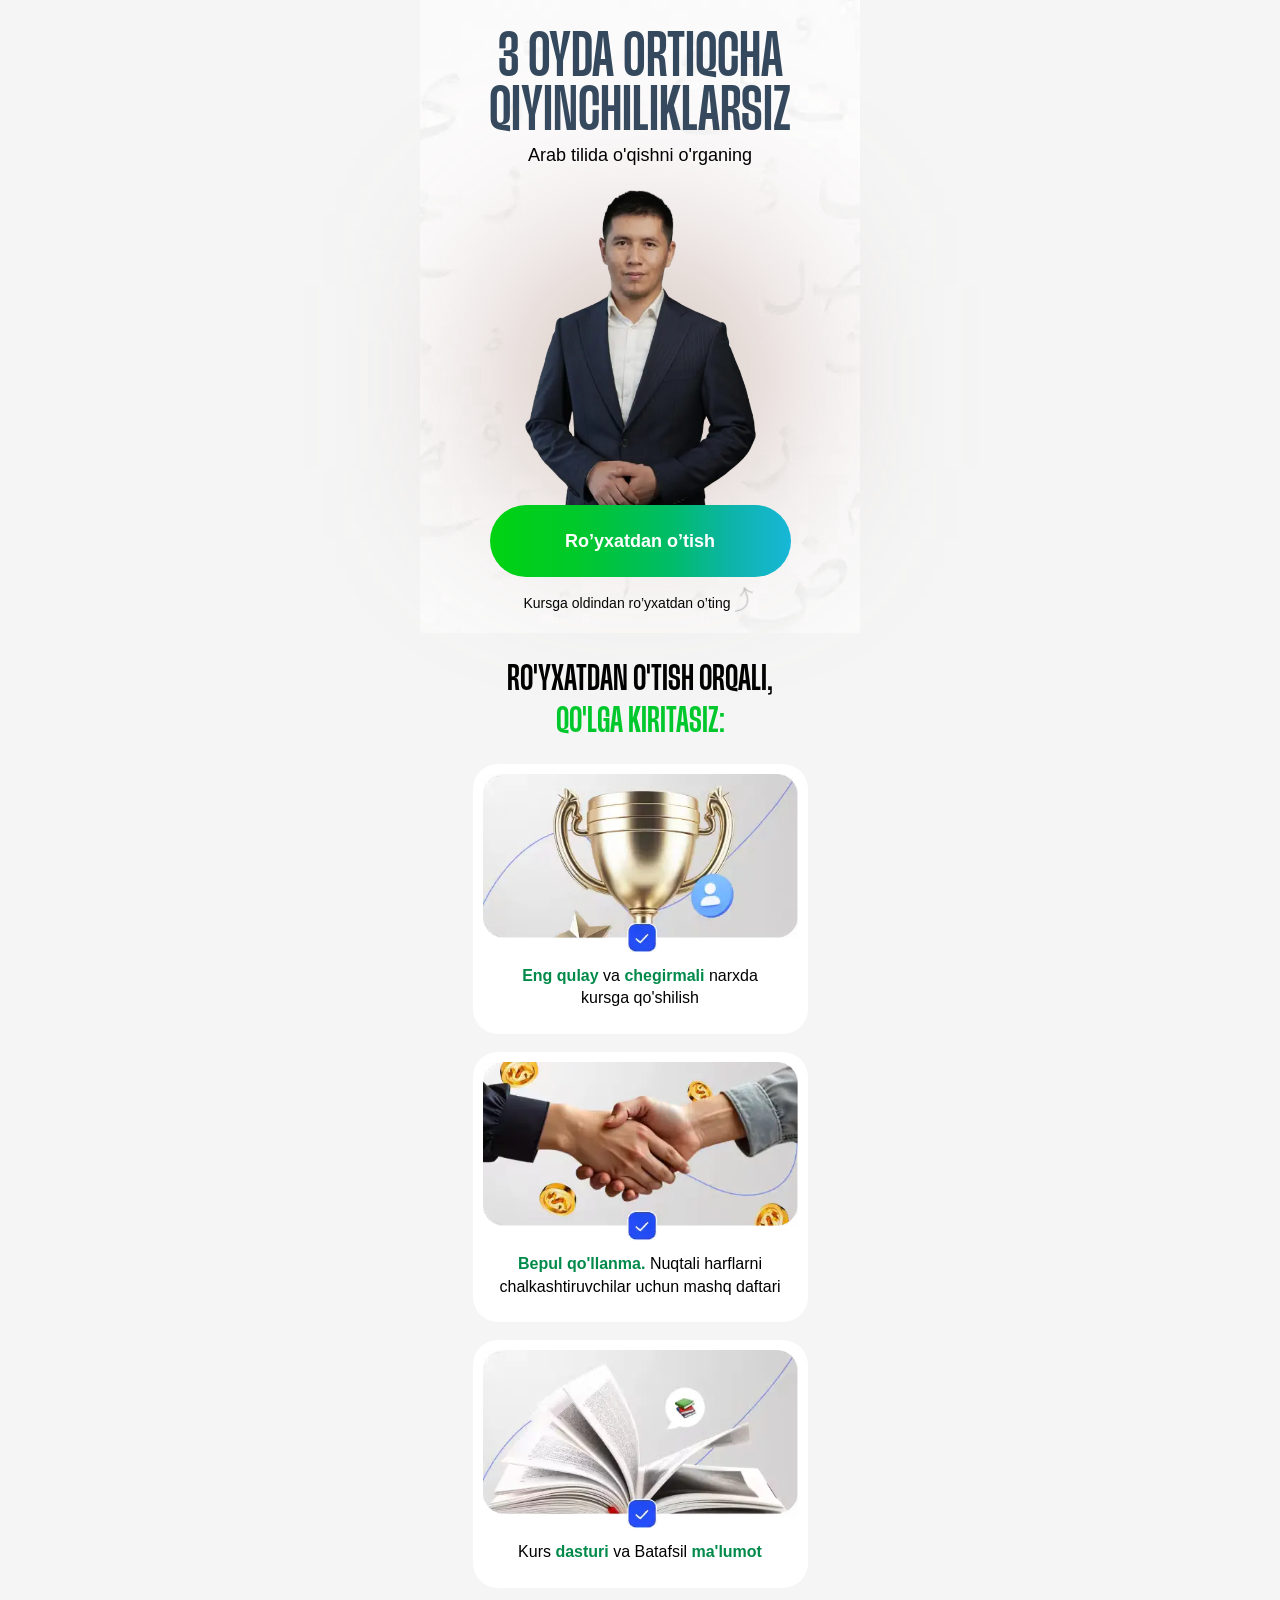
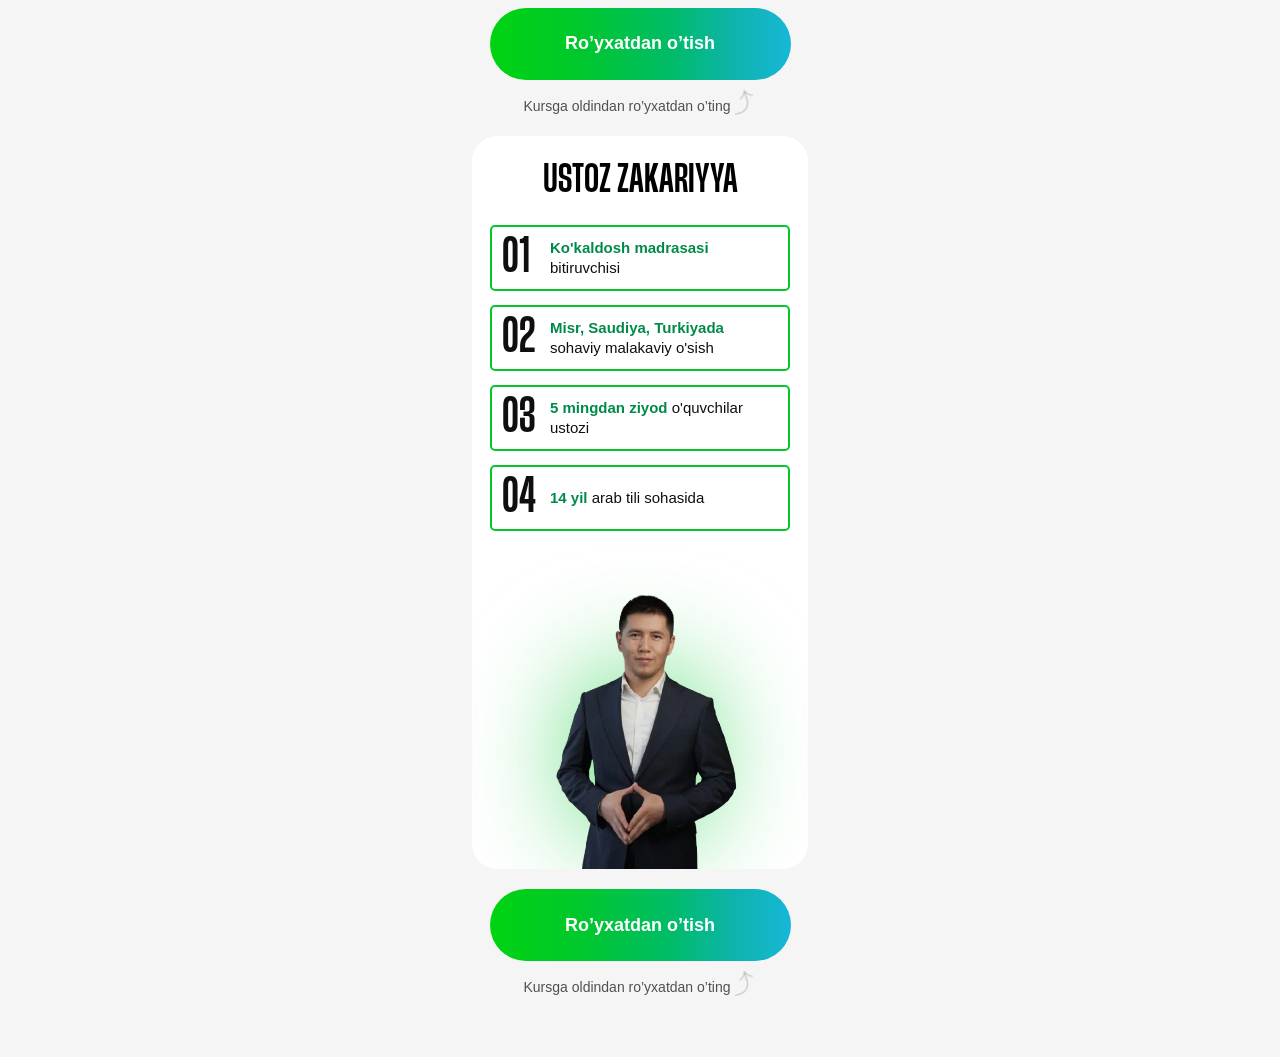
<file: index.html>
<!DOCTYPE html>
<html lang="uz">
<head>
    <meta charset="UTF-8">
    <meta name="viewport" content="width=device-width, initial-scale=1.0">
    <title>Ustoz Zakariyya</title>          
    <style>      
*{margin:0;padding:0;box-sizing:border-box}html,body{overflow-x:hidden}body{background-color:#F5F5F5}.container{max-width:440px;width:100%;margin:0 auto;padding:0 10px;padding-top:0;display:flex;flex-direction:column;align-items:center;font-family:sans-serif;background-image:url(images/bg.webp);background-repeat:no-repeat;background-size:cover;background-position:center;color:black}.containers{max-width:440px;width:100%;margin:0 auto;padding:0 10px;padding-top:27px;display:flex;flex-direction:column;align-items:center}.header{padding-top:15px;padding-bottom:16px}.header__box{display:flex;align-items:center;justify-content:center;gap:5px}.header__text{font-family:"SF Pro",sans-serif;font-weight:400;font-size:16px;line-height:100%;text-align:center}.title{font-family:Herokid,sans-serif;font-weight:600;font-size:clamp(46px, 14vw, 54px);line-height:100%;text-align:center;text-transform:uppercase;margin-bottom:6px;background:#35495e;-webkit-background-clip:text;-webkit-text-fill-color:#fff0;background-clip:text;color:#fff0}.text{font-family:Inter,sans-serif;font-weight:500;font-size:clamp(16px, 5vw, 18px);line-height:120%;text-align:center;margin-bottom:20px;position:relative;z-index:2; color: black;}.center{position:relative;width:100%;display:flex;align-items:center;justify-content:center}.expert__img{object-fit:contain;max-width:240px;width:100%;height:auto;margin-bottom:-10px;position:relative;z-index:1}.speaker__gradient{background-color:#9E7665B2;filter:blur(100px);max-width:207px;width:100%;min-height:193px;position:absolute;top:280px}.event__btn{cursor:pointer;max-width:301px;text-decoration:none;width:100%;display:flex;align-items:center;justify-content:center;border:none;background-color:#fff0;position:relative;background:  linear-gradient(  90deg,  #00d311 0%,  #00c82c 30%,  #00bc68 60%,  #0db4a8 80%,  #17b7d8 100%);border-radius:100px;padding:25px 0;height:72px;z-index:20;font-family:Caros,sans-serif;color:white;font-weight:600;font-size:18px;line-height:21px;text-align:center;margin-bottom:10px}.event__box{display:flex;align-items:end;justify-content:end;gap:1px;margin-bottom:21px;color:black}.event__box p{font-family:Inter,sans-serif;font-weight:400;font-size:14px;line-height:130%;text-align:center}.event__box img{object-fit:contain}.event__list__title{text-align:center;font-family:Herokid,sans-serif;font-weight:600;font-size:clamp(29px, 9vw, 32px);line-height:130%;text-align:center;text-transform:uppercase;margin-bottom:20px;color:#000}.event__list__title span{background:#00c82c;-webkit-background-clip:text;-webkit-text-fill-color:#fff0;background-clip:text;color:#fff0}.event__list{max-width:335px;width:100%;position:relative;display:flex;flex-direction:column;gap:18px;margin-bottom:20px;list-style:none;padding:0}.event__list__item{background-color:#fff;border-radius:25px;padding:10px;display:flex;flex-direction:column;align-items:center;overflow:hidden;list-style:none}.event__list__item__img{display:block;width:100%;height:auto;object-fit:cover}.event__list__item__text{font-family:Poppins,sans-serif;font-weight:400;font-size:16px;line-height:140%;padding:12px 16px 14px;text-align:center;color:#000}.event__list__item__text--bold{color:#008a4a;
font-weight:700;}
    </style>  
    <link
        rel="preload"
        as="image"
        href="images/speaker.webp">
    <link rel="stylesheet" href="css/main.css" media="print" onload="this.media='all'" />
    <noscript>  
        <link rel="stylesheet" href="css/main.css" />
    </noscript>  
    <meta name="description"
content="3 oyda arab tilida o'qishni o'rganing. Ustoz Zakariyya kursiga ro'yxatdan o'ting.">

<meta name="theme-color"
content="#00c82c">

<link rel="preconnect"
href="https://fonts.gstatic.com"
crossorigin>     
</head>
<body>
    <div class="wrapper">
        <div class="container">
            <div class="header">
                <div class="header__box">
                    
                </div>
            </div>
            <h1 class="title">
                3 oyda ortiqcha qiyinchiliklarsiz
            </h1>
            <p class="text">
                 Arab tilida o'qishni o'rganing
            </p>

            <img src="images/speaker.webp
            " alt="Speaker rasmi" class="expert__img minifyImg" decoding="async"
                 width="240" height="287" fetchpriority="high">
            <div class="speaker__gradient"></div>

            <button class="event__btn registerBtn">
                Ro’yxatdan o’tish
            </button>

            <div class="event__box">
                <p>Kursga oldindan ro’yxatdan o’ting</p>
                <img src="images/arrow.webp" loading="lazy" decoding="async" width="25" height="25" alt="arrow">
            </div>
        </div>

        <div class="containers">
            <h2 class="event__list__title">Ro'yxatdan o'tish orqali, <br>
                <span>qo'lga kiritasiz:</span>
            </h2>
            <ul class="event__list">

                <li class="event__list__item">
                    <img class="event__list__item__img" src="images/1.webp" alt="item" loading="lazy" decoding="async" width="297" height="169">
                    <p class="event__list__item__text"><b class="event__list__item__text--bold">Eng qulay</b> va  <b class="event__list__item__text--bold"> chegirmali </b> narxda kursga qo'shilish</p>
                </li>
                <li class="event__list__item">
                    <img class="event__list__item__img" src="images/2.webp" alt="item" loading="lazy" decoding="async" width="297" height="169">
                    <p class="event__list__item__text"><b class="event__list__item__text--bold">Bepul qo'llanma. </b> Nuqtali harflarni chalkashtiruvchilar uchun mashq daftari</p>
                </li>
                <li class="event__list__item">
                    <img class="event__list__item__img" src="images/3.webp" alt="item" loading="lazy" decoding="async" width="297" height="169">
                    <p class="event__list__item__text"> Kurs <b class="event__list__item__text--bold"> dasturi</b> va Batafsil <b class="event__list__item__text--bold"> ma'lumot</b> </p>
            </ul>
            <button class="event__btn registerBtn">
                Ro’yxatdan o’tish
            </button>
            <div class="event__box" style="color: #505050;">
                <p>Kursga oldindan ro’yxatdan o’ting</p>
                <img src="images/arrow.webp" loading="lazy" decoding="async" width="25" height="25" alt="arrow">
            </div>
        </div>

        <section class="description">
            <div class="description__container">
                <div class="description__box">
                    <h2 class="description__title">Ustoz Zakariyya</h2>
                    <div class="description__col">
                        <span class="description__col__number">01</span>
                        <p class="description__col__text"><b class="description__col__text--bold">Ko'kaldosh madrasasi</b> bitiruvchisi</p>
                    </div>
                    <div class="description__col">
                        <span class="description__col__number">02</span>
                        <p class="description__col__text"><b class="description__col__text--bold">Misr, Saudiya, Turkiyada</b> sohaviy malakaviy o'sish</p>
                    </div>
                    <div class="description__col">
                        <span class="description__col__number">03</span>
                        <p class="description__col__text"><b class="description__col__text--bold">5 mingdan ziyod</b> o'quvchilar ustozi</p>
                    </div>
                    <div class="description__col">
                        <span class="description__col__number">04</span>
                        <p class="description__col__text"><b class="description__col__text--bold">14 yil</b> arab tili sohasida </p>
                    </div>
                    <div class="description__gradient"></div>
                    <img class="description__images" src="images/speaker2.webp" loading="lazy" decoding="async"
                        width="217" height="249" alt="speaker">
                </div>

                <button class="event__btn registerBtn">
                    Ro’yxatdan o’tish
                </button>
                <div class="event__box" style="color: #505050;">
                    <p>Kursga oldindan ro’yxatdan o’ting</p>
                    <img src="images/arrow.webp" loading="lazy" decoding="async" width="25" height="25" alt="arrow">
                </div>
            </div>
        </section>

        <!-- Modal -->
        <div id="registrationModal" class="homeModal" style="display: none">
            <div class="homeModalOverlay"></div>
            <div class="homeFormContainer">
                <button class="closeButton" id="closeModalBtn" aria-label="Modalni yopish" title="Yopish">
                    <svg xmlns="http://www.w3.org/2000/svg" width="16" height="16" viewBox="0 0 12 12" fill="none">
                        <path d="M1 11L11 1M1 1.00001L11 11" stroke="currentColor" stroke-width="1.5"
                            stroke-linecap="round" />
                    </svg>
                </button>
                <div class="homeFormTop">
                    <h1 class="homeFormTopTitle">
                        Davom etish uchun <br> ma’lumotlaringizni kiriting
                    </h1>
                </div>
                <form id="registrationForm" name="contact-form">
                    <!-- ISM -->
                    <div class="HomeFormRow">
                        <label class="HomeFormRowLabel" for="name">Ismingiz:</label>
                        <input class="HomeFormRowInput" type="text" id="name" name="name"
                            placeholder="Ismingizni kiriting" autocomplete="name" />
                        <p class="homeFormErrorText" id="nameError" style="display: none">
                            ❌ Ismingizni kiriting!
                        </p>
                    </div>

                    <!-- TELEFON -->
                    <div class="HomeFormRow">
                        <label class="HomeFormRowLabel" for="phone">Telefon raqamingiz:</label>

                        <div class="phone-input-container">
                            <!-- LEFT: country -->
                            <button type="button" class="selected-country" id="selectedCountry">
                                <span class="selected-flag" id="selectedCountryFlag">🇺🇿</span>

                                <svg id="dropdownIcon" xmlns="http://www.w3.org/2000/svg" width="16" height="16"
                                    viewBox="0 0 24 24" fill="none" stroke="currentColor" stroke-width="2"
                                    stroke-linecap="round" stroke-linejoin="round">
                                    <polyline points="6 9 12 15 18 9"></polyline>
                                </svg>
                                <span class="selected-code" id="selectedCountryCodeText">+998</span>
                            </button>

                            <!-- dropdown -->
                            <div class="country-dropdown" id="countryDropdown" style="display:none"></div>

                            <!-- RIGHT: phone input (number span inside) -->
                            <div class="phone-field">
                                <input class="HomeFormRowInput phone-input" type="tel" id="phone" name="phone"
                                    inputmode="numeric" placeholder="88 888 88 88" autocomplete="tel"
                                    style="border: none; background-color: transparent;padding-left: 5px;" />
                            </div>
                        </div>

                        <p class="homeFormErrorText" id="phoneError" style="display:none">
                            ❌ Telefon raqam mos emas!
                        </p>
                    </div>

                    <button type="submit" class="HomeFormBtn" id="submitBtn">
                        DAVOM ETISH
                    </button>
                </form>

            </div>
        </div>
        <script defer src="js/phoneFormatter.js"></script>
        <script defer src="js/app.js"></script>
</body>

</html>
</file>
<file: css/main.css>
@font-face {
    font-family: Herokid;
    src: url("../font/Herokid-SemiBoldCondensed.otf") format("opentype");
    font-weight: 600;
    font-style: normal;
    font-display: swap
} 

.description {
    padding-bottom: 40px
}

.description__container {
    max-width: 440px;
    width: 100%;
    margin: 0 auto;
    padding: 0 10px;
    display: flex;
    flex-direction: column;
    align-items: center;
    justify-content: center
}

.description__box {
    display: flex;
    flex-direction: column;
    align-items: stretch;
    justify-content: start;
    gap: 14px;
    background-color: #fff;
    border-radius: 25px;
    padding: 22px 18px 0;
    max-width: 336px;
    width: 100%;
    margin-bottom: 20px;
    position: relative;
    overflow: hidden
}

.description__title {
    font-family: Herokid,sans-serif;
    font-weight: 600;
    font-size: 36px;
    line-height: 130%;
    text-align: center;
    text-transform: uppercase;
    color: #000;
    margin-bottom: 6px;
    position: relative;
    z-index: 1
}

.description__gradient {
    position: absolute;
    width: 100px;
    height: 150px;
    border-radius: 999px;
    background: #00c82c;
    filter: blur(60px);
    bottom: 40px;
    left: 50%;
    transform: translateX(-50%);
    z-index: 0;
    pointer-events: none
}

.description__col {
    padding: 10px;
    display: flex;
    align-items: center;
    gap: 10px;
    position: relative;
    z-index: 1;
    border: 2px solid #00c82c;
    border-radius: 5px;
}

.description__col__number {
    font-family: Herokid,sans-serif;
    font-weight: 600;
    font-size: 42px;
    line-height: 100%;
    color: #0F0F0F;
    min-width: 38px;
    letter-spacing: -.5px;
    position: relative;
    display: inline-block
}

.description__col__check {
    position: absolute;
    top: 42%;
    left: -10%;
    width: 10px;
    height: 10px
}

.description__col__text {
    font-family: Poppins,sans-serif;
    font-weight: 400;
    font-size: clamp(14px, 4.4vw, 15px);
    line-height: 130%;
    color: #0F0F0F;
    
    
}

.description__col__text--bold{
color:#008a4a;
font-weight:700;
}

.description__images {
    width: 217px;
    height: auto;
    margin: 0 auto;
    display: flex;
    position: relative;
    z-index: 1
}

.homeModal,.homeModalOverlay {
    position: fixed;
    top: 0;
    height: 100vh;
    width: 100%;
    left: 0
}

.homeModal {
    z-index: 30;
    justify-content: center;
    align-items: center;
    display: flex
}

.homeModalOverlay {
    background-color: rgb(0 0 0 / .3);
    backdrop-filter: blur(5px)
}

.homeFormContainer {
    position: relative;
    z-index: 30;
    background-color: #fff;
    color: #000;
    border-radius: 8px;
    padding: 20px 40px 40px;
    width: 100%;
    max-width: 520px;
    box-shadow: 0 4px 12px rgb(0 0 0 / .1);
    margin: 0 20px;
    position: fixed;
    top: 50%;
    left: 50%;
    transform: translate(-50%,-50%)
}

.homeFormTop {
    display: flex;
    justify-content: space-between
}

.homeFormTopTitle {
    font-family: Inter,sans-serif;
    font-size: clamp(21px, 6.6vw, 24px);
    margin: 0 0 20px;
    color: #000;
    font-weight: 600;
    text-align: center;
    margin-left: auto;
    margin-right: auto
}

.closeButton {
    background: 0 0;
    border: none;
    cursor: pointer;
    padding: 4px;
    justify-content: center;
    align-items: center;
    display: flex;
    position: absolute;
    top: 20px;
    right: 20px;
    color: #000
}

.homeFormErrorText {
    color: #e53e3e;
    margin-bottom: 12px;
    font-size: 14px;
    font-family: system-ui,-apple-system,BlinkMacSystemFont,"Segoe UI",sans-serif;
    padding-top: 5px;
    padding-bottom: 5px
}

.HomeFormRowInput,.HomeFormRowLabel {
    font-family: system-ui,-apple-system,BlinkMacSystemFont,"Segoe UI",sans-serif;
    font-size: 18px
}

.HomeFormRow {
    margin-bottom: 20px
}

.HomeFormRowLabel {
    display: block;
    margin-bottom: 6px;
    color: #000
}

.HomeFormRowInput {
    width: 100%;
    padding: 10px 16px;
    border: 1px solid #c9c9c9;
    min-height: 48px;
    background-color: #f3f7f8;
    border-radius: 6px;
    font-weight: 400;
    outline: 0;
    height: 50px;
    transition: border-color 0.2s
}

.HomeFormRowInput:focus {
    border-color: #885518
}

.HomeFormRowInput::placeholder {
    color: #aaa
}

.HomeFormBtn {
    font-family: sans-serif;
    height: 60px;
    width: 100%;
    cursor: pointer;
    border-radius: 10px;
    transition: 0.3s;
    :root{
--green-gradient:
linear-gradient(
90deg,
#00d311,
#00c82c,
#00bc68,
#0db4a8,
#17b7d8
);
}
    font-weight: 700;
    font-size: 28px;
    color: #fff;
    text-transform: uppercase;
    border: none;
    position: relative;
    display: flex;
    align-items: center;
    justify-content: center
}

.phone-input-container {
    display: flex;
    align-items: center;
    position: relative;
    border: 1px solid #c9c9c9;
    background-color: #fff0;
    border-radius: 6px
}

.phone-input-container:focus {
    border-color: #e71f1f
}

.selected-code {
    display: flex;
    margin-left: 10px
}

.selected-country {
    display: flex;
    align-items: center;
    padding: 10px;
    padding-right: 0;
    border-radius: 6px;
    cursor: pointer;
    min-height: 50px;
    font-family: sans-serif!important;
    font-size: 18px;
    font-weight: 400!important;
    min-width: max-content;
    border: none;
    background-color: #fff0
}

.country-dropdown {
    position: absolute;
    top: 110%;
    left: 0;
    width: 100%;
    background-color: #fff;
    border: 1px solid #c9c9c9;
    border-radius: 6px;
    box-shadow: 0 4px 12px rgb(0 0 0 / .1);
    z-index: 40;
    max-height: 200px;
    overflow-y: auto;
    font-family: sans-serif!important;
    font-weight: 400!important
}

.country-option {
    display: flex;
    justify-content: space-between;
    align-items: center;
    padding: 10px;
    cursor: pointer;
    font-family: sans-serif;
    font-weight: 400!important
}

.country-option:hover {
    background-color: #f3f7f8
}

.country-option.selected {
    background-color: #e6f0fa
}

@media screen and (max-width: 768px) {
    .homeFormContainer {
        max-width:100%;
        padding: 80px 20px 20px;
        margin: 0;
        border-radius: 6px;
        height: 100vh
    }

    .homeFormTopTitle {
        text-align: center;
        max-width: 408px;
        margin-left: auto;
        margin-right: auto;
        font-weight: 700;
        margin-bottom: 15px
    }

    .homeFormTop {
        flex-direction: column;
        align-items: flex-start
    }

    .closeButton {
        width: 100%;
        height: 50px;
        background-color: #000;
        color: #fff;
        padding-right: 20px;
        top: 0;
        left: 0;
        justify-content: end
    }

    .homeFormErrorText {
        font-size: 12px;
        margin-bottom: 8px
    }

    .HomeFormRowLabel {
        margin-bottom: 6px
    }

    .HomeFormRowInput {
        padding: 0 12px;
        min-height: 40px;
        background-color: #fff0
    }

    .HomeFormRowInput::placeholder {
        color: #a3a3a3
    }

    .HomeFormBtn {
        font-size: 18px;
        font-weight: 700;
        margin-top: 24px
    }
}

@media screen and (max-width: 480px) {
    .homeFormContainer {
        max-width:100%;
        padding: 80px 20px 20px;
        margin: 0;
        border-radius: 6px;
        height: 100vh
    }

    .homeFormTopTitle {
        text-align: center;
        margin: 0 auto 15px
    }

    .homeFormErrorText {
        font-size: 12px;
        margin-bottom: 8px
    }

    .HomeFormRowLabel {
        margin-bottom: 6px
    }

    .HomeFormRowInput {
        padding: 0 12px;
        min-height: 40px;
        background-color: #fff0;
        border-radius: 10px
    }

    .HomeFormRowInput::placeholder {
        color: #a3a3a3
    }

    .HomeFormBtn {
        font-size: 16px;
        padding: 10px 0;
        margin-top: 24px;
        height: 50px
    }
}
</file>
